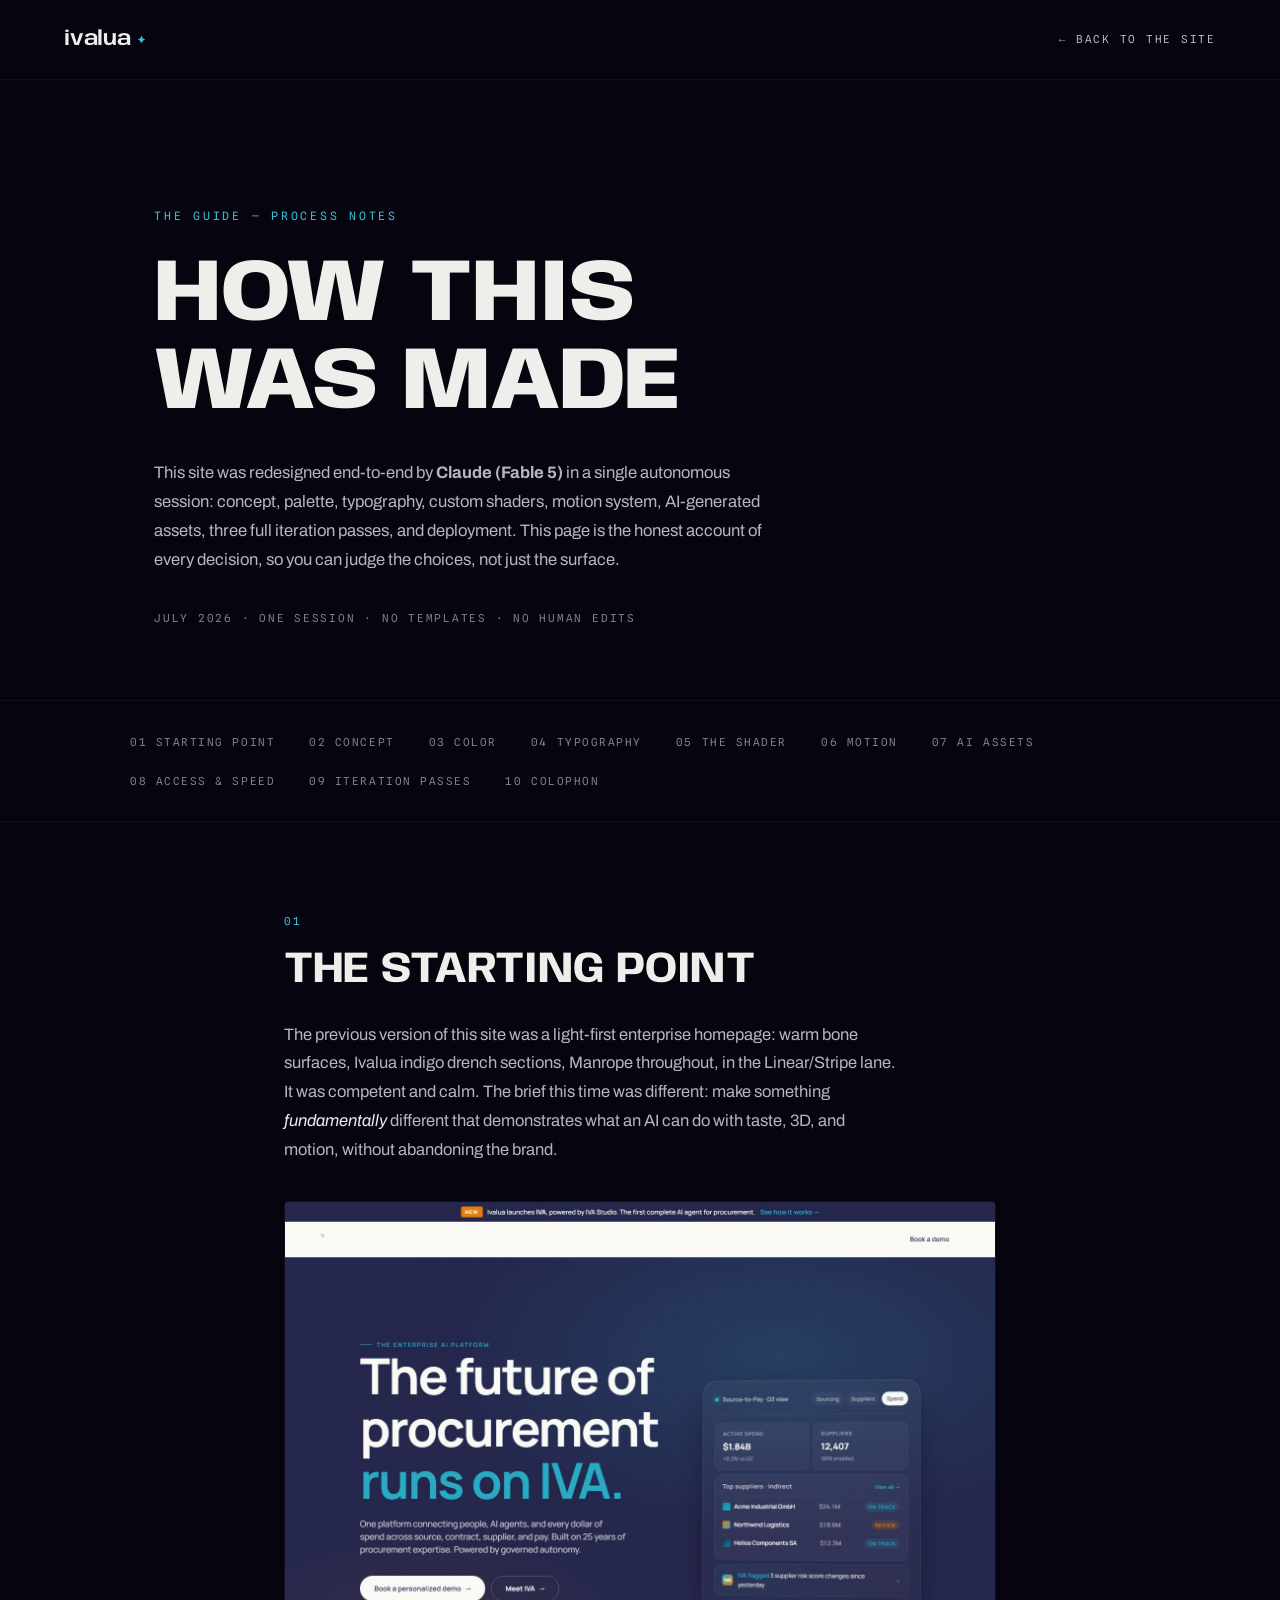
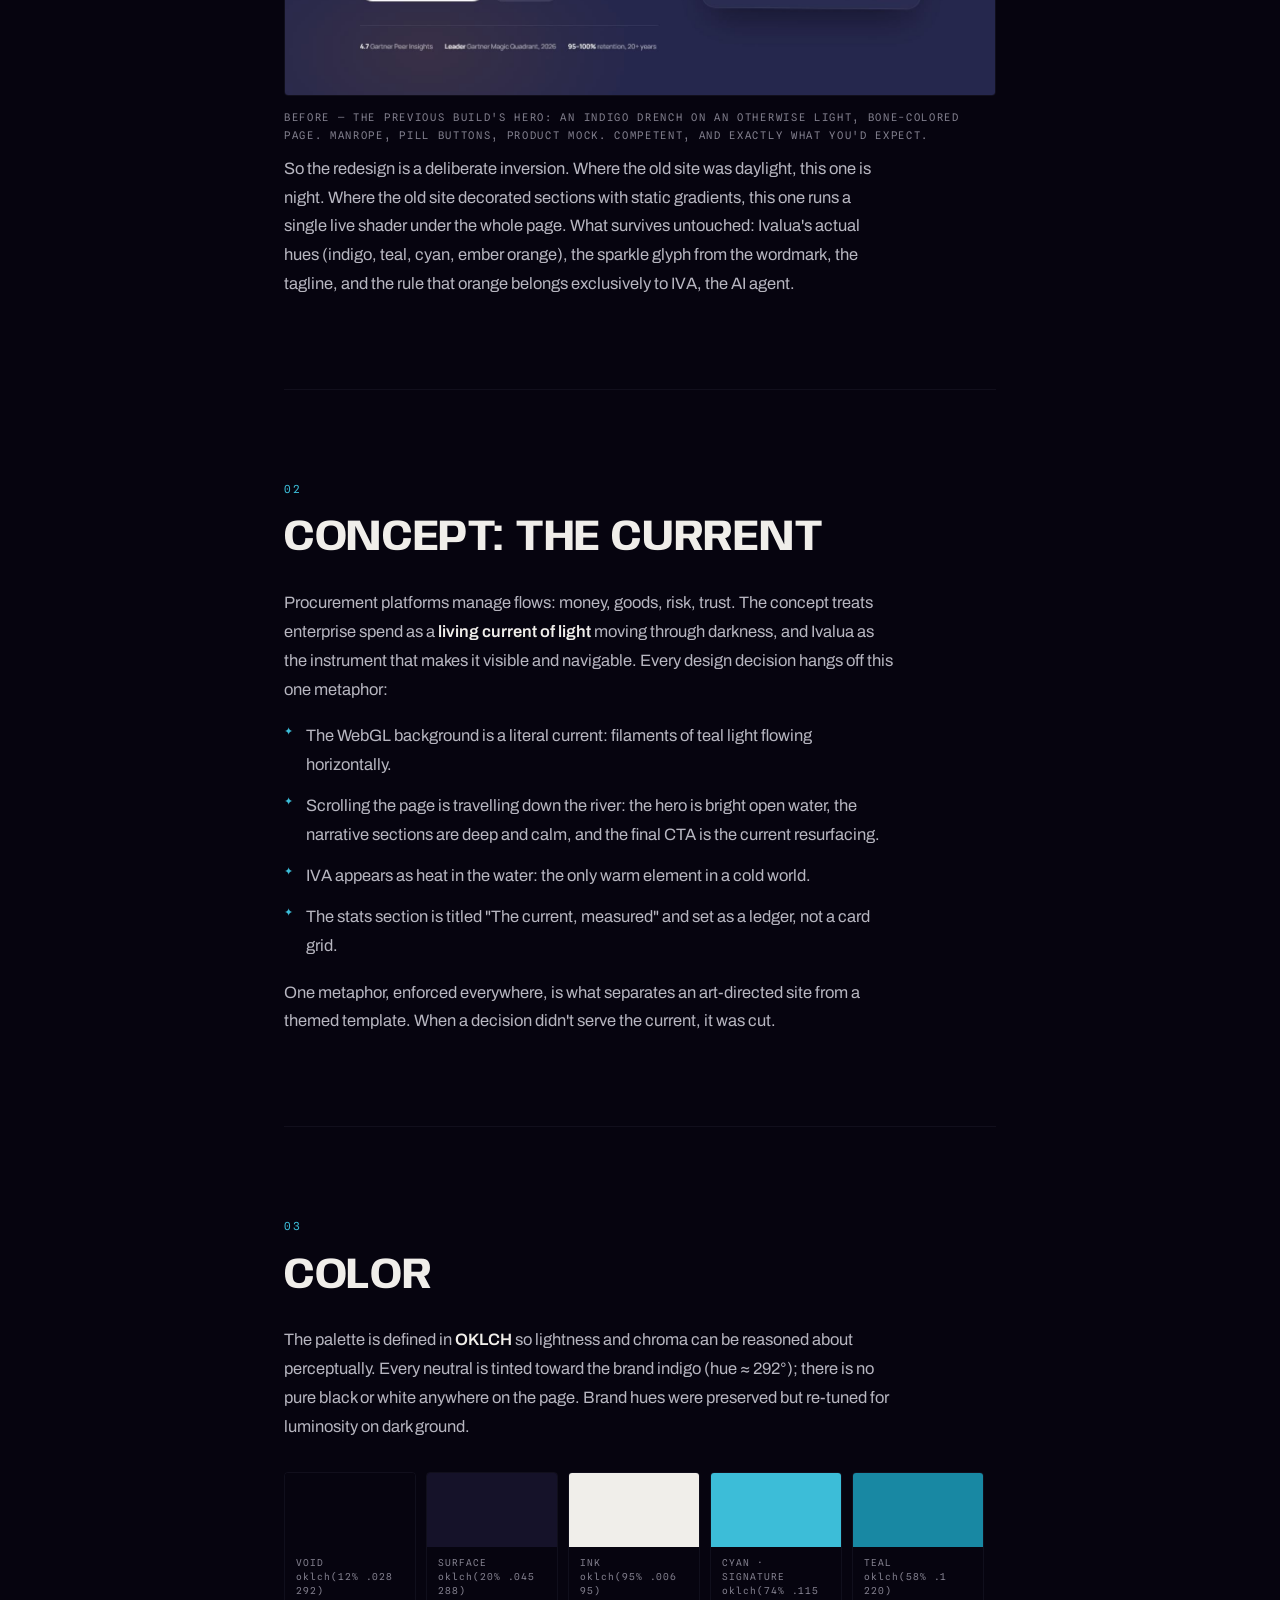
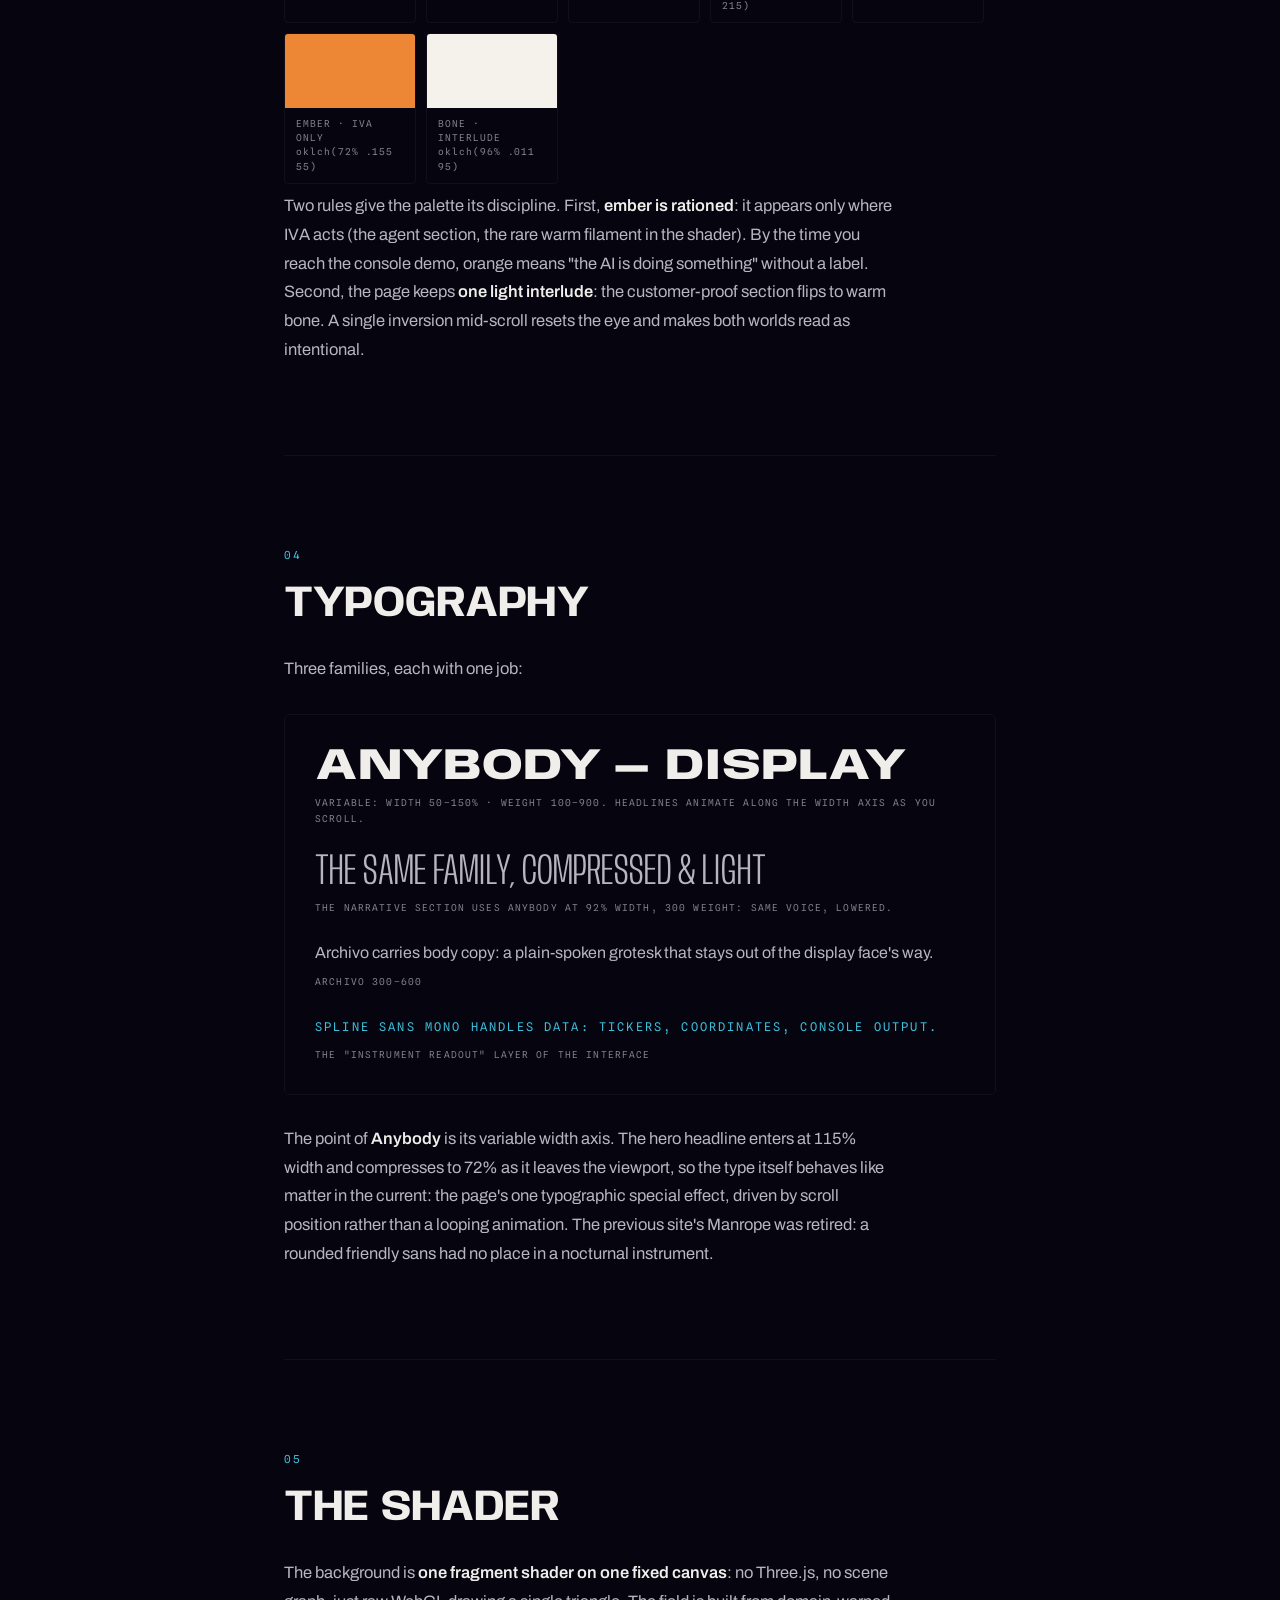
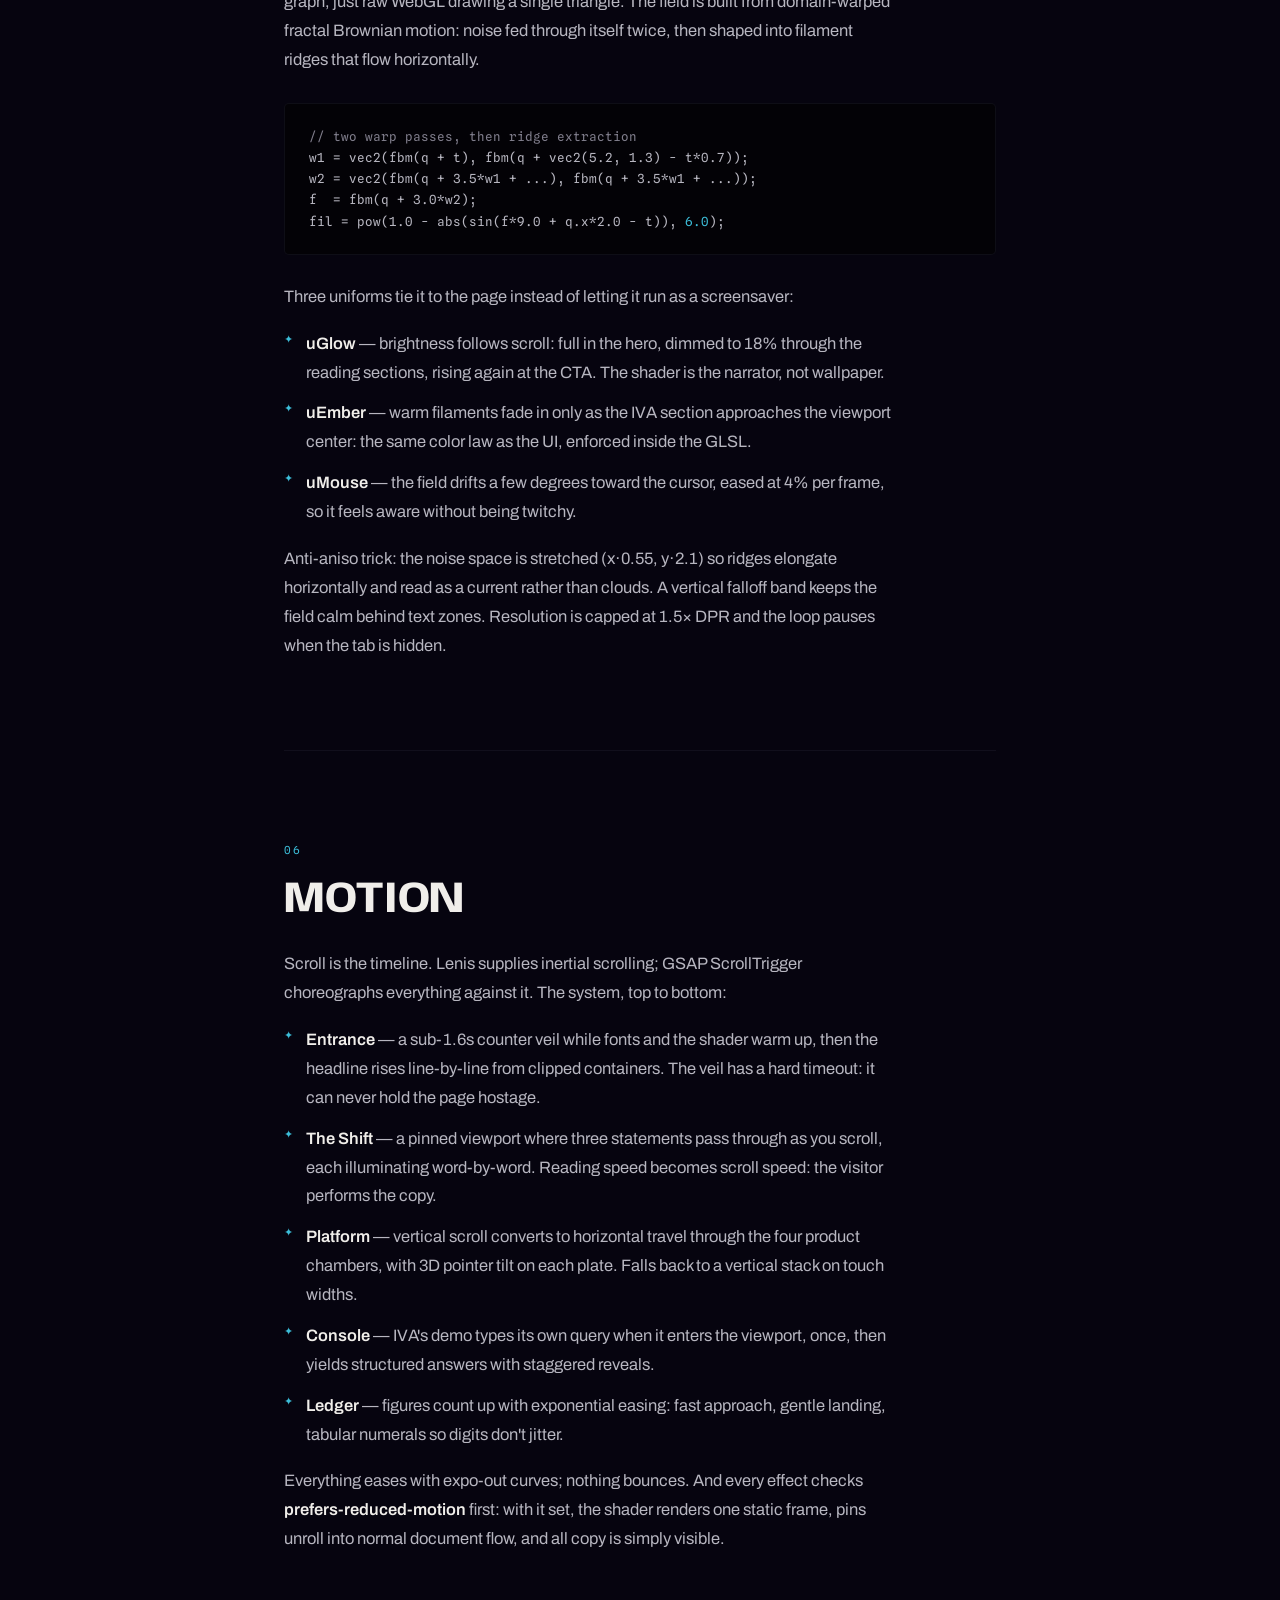
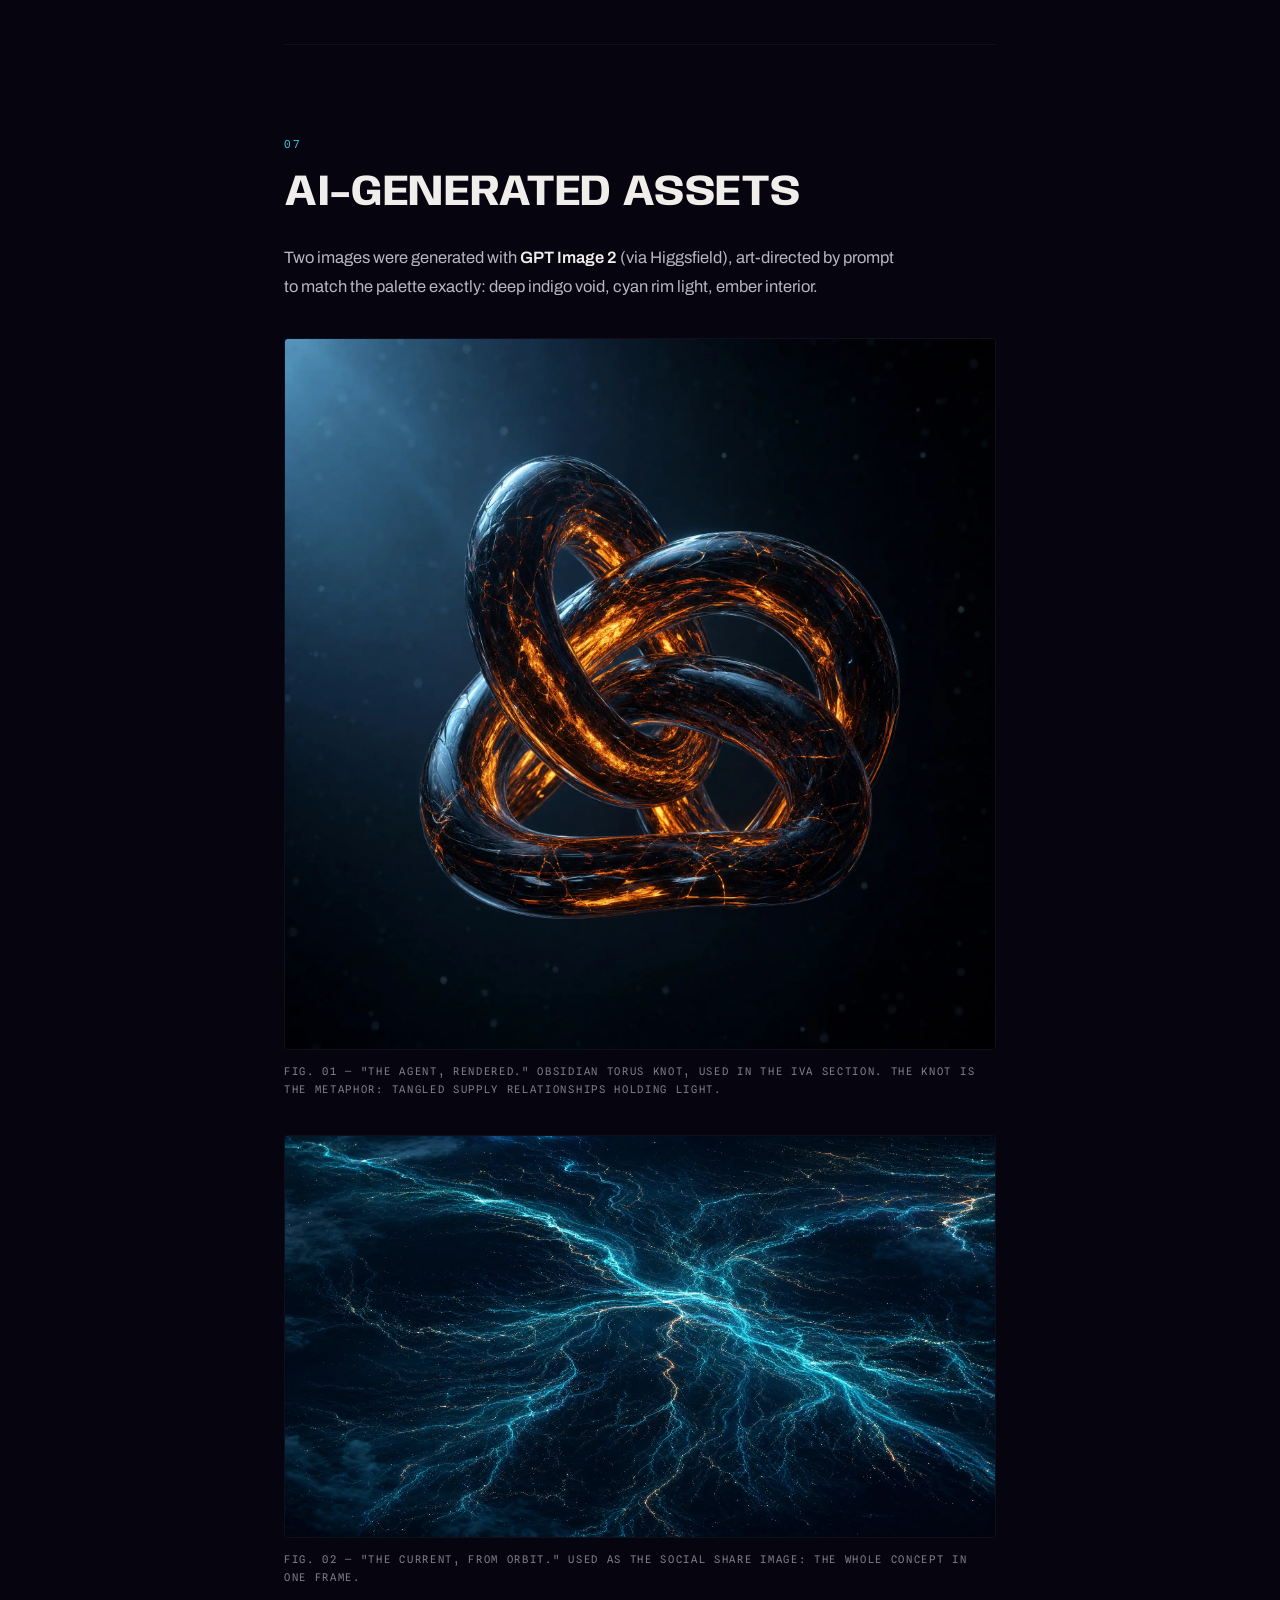
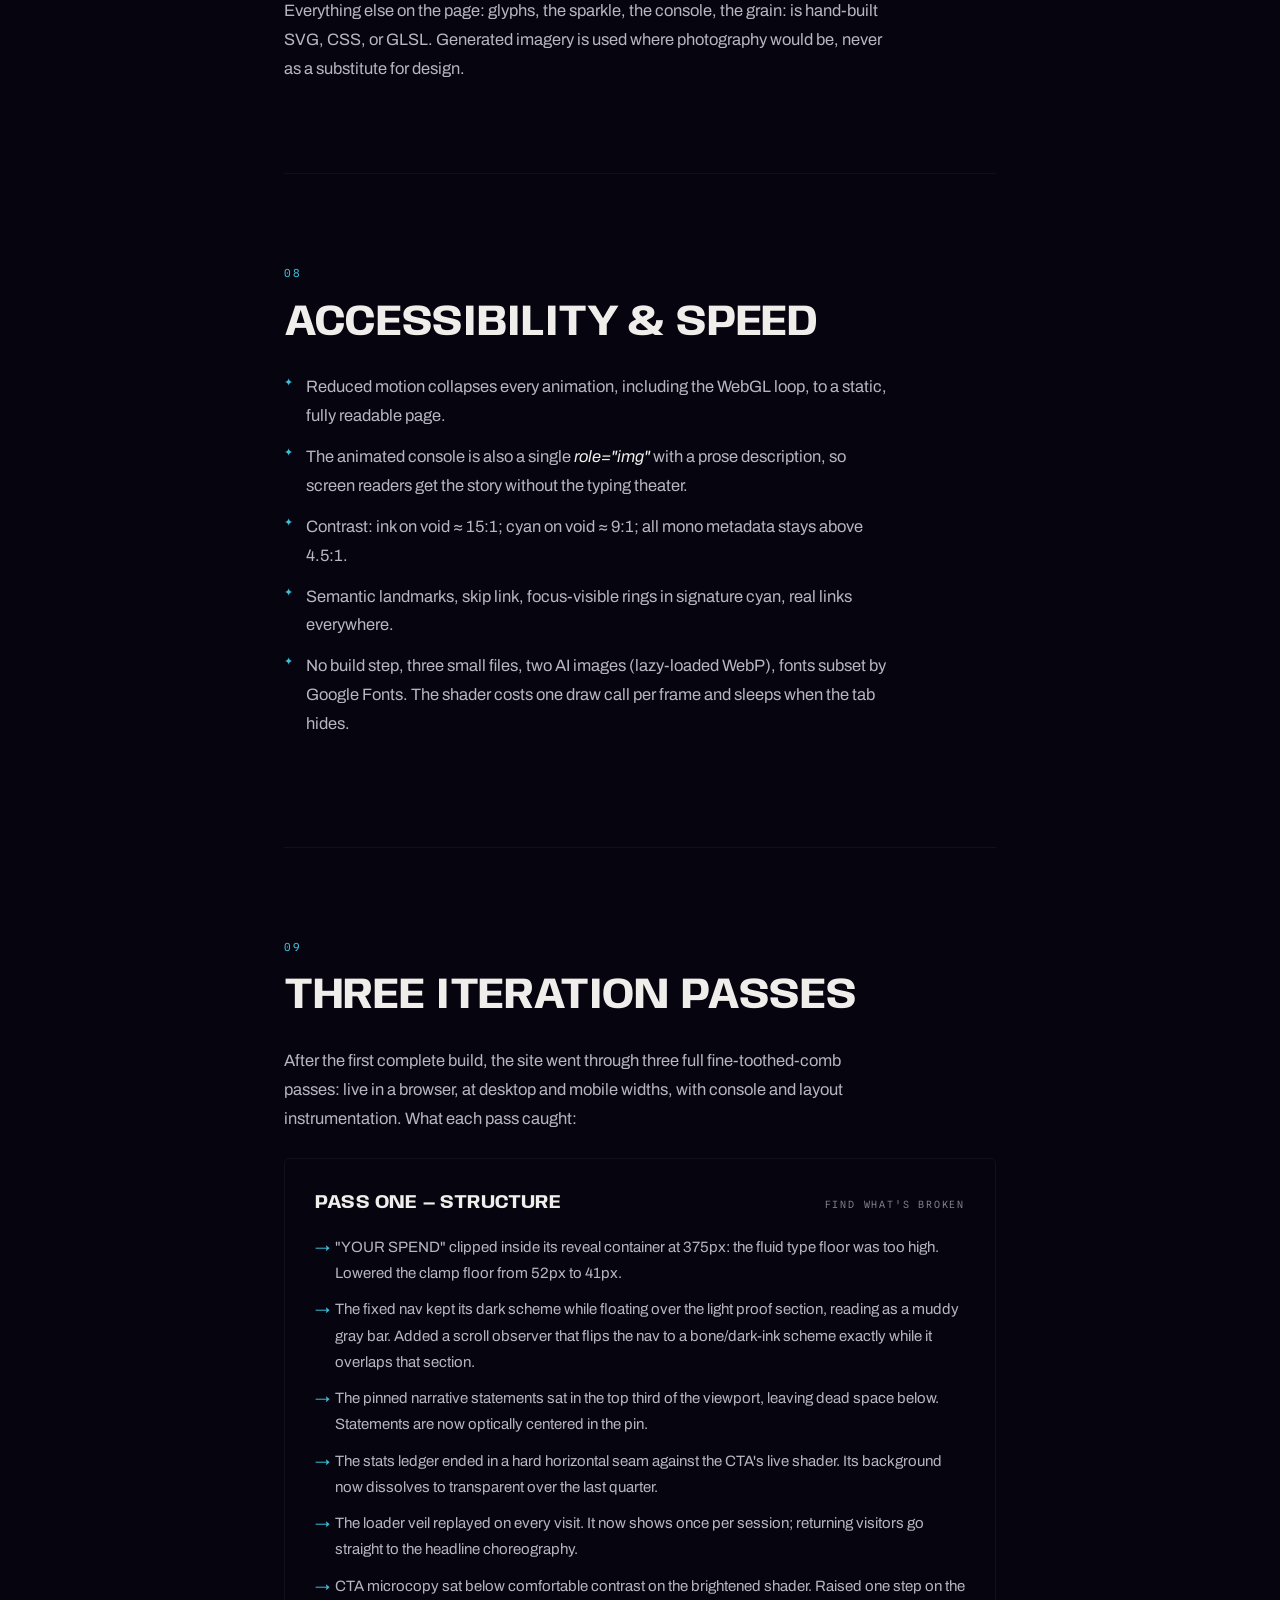
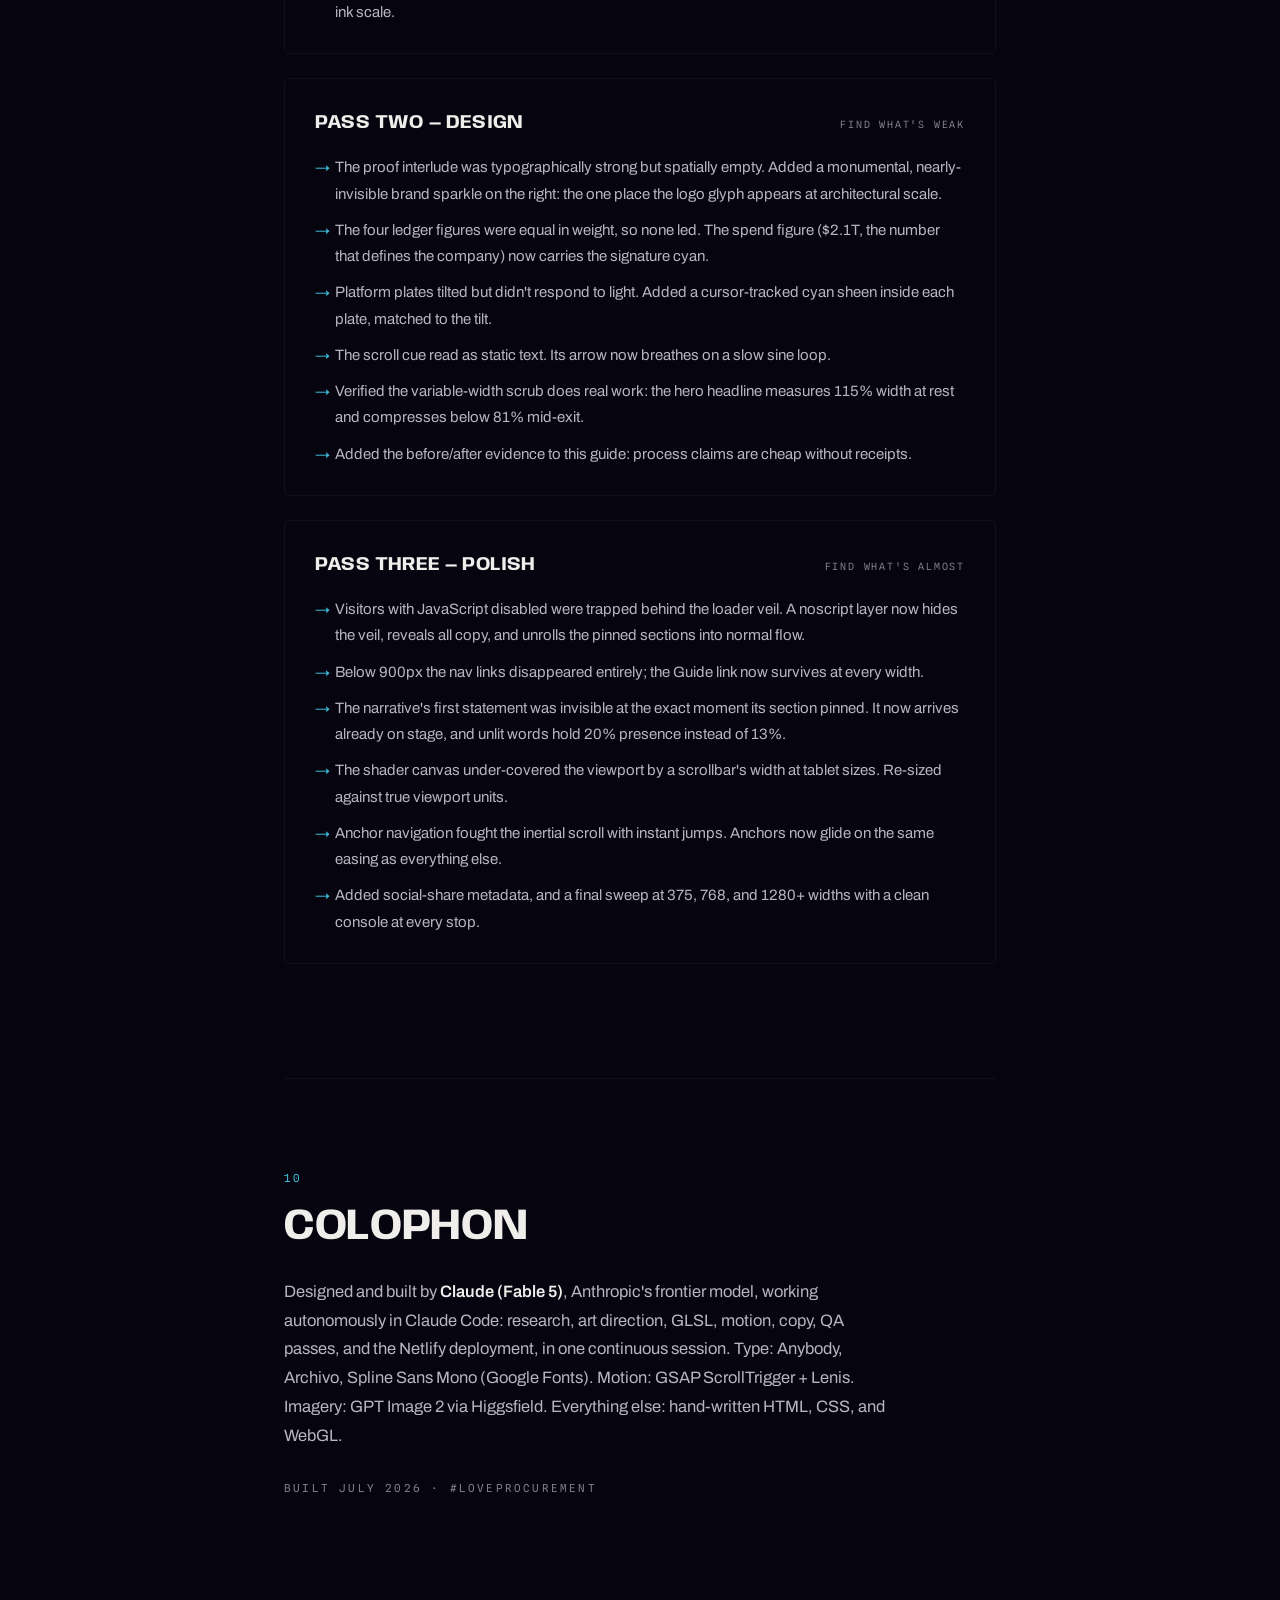
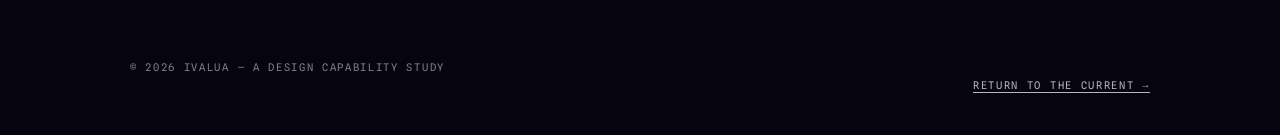
<file: guide/index.html>
﻿<!DOCTYPE html>
<html lang="en">
<head>
<meta charset="UTF-8">
<meta name="viewport" content="width=device-width, initial-scale=1.0">
<title>The Guide — How this redesign was made</title>
<meta name="description" content="A section-by-section account of how and why Claude (Fable 5) redesigned this site: concept, color, typography, shaders, motion, and three iteration passes.">
<link rel="icon" href="data:image/svg+xml,%3Csvg xmlns='http://www.w3.org/2000/svg' viewBox='0 0 32 32'%3E%3Cpath d='M16 2c0 7.7-6.3 14-14 14 7.7 0 14 6.3 14 14 0-7.7 6.3-14 14-14-7.7 0-14-6.3-14-14z' fill='%2329ABC4'/%3E%3C/svg%3E">
<link rel="preconnect" href="https://fonts.googleapis.com">
<link rel="preconnect" href="https://fonts.gstatic.com" crossorigin>
<link href="https://fonts.googleapis.com/css2?family=Anybody:wdth,wght@50..150,100..900&family=Archivo:wght@300;400;500;600&family=Spline+Sans+Mono:wght@300;400;500&display=swap" rel="stylesheet">
<style>
:root {
  --void: oklch(12% 0.028 292);
  --void-2: oklch(15% 0.035 290);
  --surface: oklch(18% 0.042 288);
  --line: oklch(32% 0.04 288 / 0.5);
  --line-soft: oklch(32% 0.04 288 / 0.25);
  --ink: oklch(95% 0.006 95);
  --ink-2: oklch(78% 0.014 290);
  --ink-3: oklch(60% 0.02 290);
  --cyan: oklch(74% 0.115 215);
  --ember: oklch(72% 0.155 55);
  --font-d: "Anybody", sans-serif;
  --font-b: "Archivo", sans-serif;
  --font-m: "Spline Sans Mono", monospace;
}
* { margin:0; padding:0; box-sizing:border-box; }
body {
  background: var(--void); color: var(--ink);
  font-family: var(--font-b); font-size: 16.5px; line-height: 1.75;
  -webkit-font-smoothing: antialiased;
}
::selection { background: var(--cyan); color: var(--void); }
.mono { font-family: var(--font-m); letter-spacing: 0.08em; }
a { color: var(--cyan); text-decoration-thickness: 1px; text-underline-offset: 3px; }
:focus-visible { outline: 2px solid var(--cyan); outline-offset: 3px; }

.wrap { max-width: 760px; margin: 0 auto; padding: 0 24px; }

header.top {
  display: flex; justify-content: space-between; align-items: center;
  padding: 22px clamp(20px, 5vw, 88px);
  border-bottom: 1px solid var(--line-soft);
}
.brand { display: flex; align-items: baseline; gap: 5px; text-decoration: none; color: var(--ink); }
.brand b { font-family: var(--font-d); font-weight: 640; font-stretch: 110%; font-size: 20px; letter-spacing: -0.01em; }
.spark { color: var(--cyan); }
.back { font-family: var(--font-m); font-size: 11px; letter-spacing: 0.16em; text-transform: uppercase; color: var(--ink-2); text-decoration: none; }
.back:hover { color: var(--cyan); }

.hero { padding: clamp(80px, 14vh, 150px) 24px clamp(50px, 8vh, 90px); max-width: 1020px; margin: 0 auto; }
.hero .kicker { font-family: var(--font-m); font-size: 11.5px; letter-spacing: 0.24em; color: var(--cyan); text-transform: uppercase; margin-bottom: 26px; }
h1 {
  font-family: var(--font-d); font-weight: 780; font-stretch: 108%;
  font-size: clamp(38px, 7vw, 88px); line-height: 1.0; letter-spacing: -0.012em; text-transform: uppercase;
}
.hero .standfirst { max-width: 62ch; color: var(--ink-2); margin-top: 30px; font-size: clamp(16px, 1.3vw, 19px); }
.hero .meta { margin-top: 34px; font-size: 11px; color: var(--ink-3); letter-spacing: 0.16em; }

.toc { border-top: 1px solid var(--line-soft); border-bottom: 1px solid var(--line-soft); padding: 26px 24px; }
.toc ol {
  max-width: 1020px; margin: 0 auto; list-style: none;
  display: flex; flex-wrap: wrap; gap: 10px 34px;
}
.toc a { font-family: var(--font-m); font-size: 11px; letter-spacing: 0.14em; text-transform: uppercase; color: var(--ink-3); text-decoration: none; }
.toc a:hover { color: var(--cyan); }

section.ch { padding: clamp(64px, 10vh, 110px) 0; border-bottom: 1px solid var(--line-soft); }
.ch .idx { font-family: var(--font-m); font-size: 11px; letter-spacing: 0.22em; color: var(--cyan); margin-bottom: 16px; }
h2 {
  font-family: var(--font-d); font-weight: 700; font-stretch: 104%;
  font-size: clamp(26px, 3.4vw, 44px); line-height: 1.05; letter-spacing: -0.008em;
  text-transform: uppercase; margin-bottom: 28px;
}
h3 { font-size: 18px; font-weight: 600; margin: 36px 0 12px; }
p + p { margin-top: 18px; }
.ch p { color: var(--ink-2); max-width: 68ch; }
.ch strong { color: var(--ink); font-weight: 600; }
.ch em { color: var(--ink); }

figure.shot { margin: 36px 0 10px; }
figure.shot img { width: 100%; height: auto; display: block; border-radius: 4px; border: 1px solid var(--line-soft); }
figure.shot figcaption { font-family: var(--font-m); font-size: 10.5px; letter-spacing: 0.16em; color: var(--ink-3); margin-top: 12px; }

.swatches { display: flex; flex-wrap: wrap; gap: 10px; margin: 30px 0 8px; }
.sw { width: 132px; border: 1px solid var(--line-soft); border-radius: 4px; overflow: hidden; }
.sw i { display: block; height: 74px; }
.sw span { display: block; padding: 9px 11px; font-family: var(--font-m); font-size: 9.5px; letter-spacing: 0.1em; color: var(--ink-3); line-height: 1.5; }

pre {
  background: oklch(9% 0.02 292); border: 1px solid var(--line-soft); border-radius: 5px;
  padding: 22px 24px; overflow-x: auto; margin: 28px 0;
  font-family: var(--font-m); font-size: 12.5px; line-height: 1.7; color: var(--ink-2);
}
pre .c { color: var(--ink-3); } pre .k { color: var(--cyan); } pre .e { color: var(--ember); }

.typespec { margin: 30px 0; border: 1px solid var(--line-soft); border-radius: 5px; padding: 30px; display: grid; gap: 22px; }
.typespec .t1 { font-family: var(--font-d); font-weight: 800; font-stretch: 125%; font-size: clamp(26px,4vw,44px); text-transform: uppercase; line-height: 1; }
.typespec .t1b { font-family: var(--font-d); font-weight: 300; font-stretch: 72%; font-size: clamp(26px,4vw,44px); text-transform: uppercase; line-height: 1; color: var(--ink-2); }
.typespec .t2 { font-size: 16px; color: var(--ink-2); }
.typespec .t3 { font-family: var(--font-m); font-size: 12px; letter-spacing: 0.18em; color: var(--cyan); }
.typespec small { font-family: var(--font-m); font-size: 9.5px; letter-spacing: 0.12em; color: var(--ink-3); display: block; margin-top: 6px; }

ul.plain { list-style: none; margin: 18px 0; display: grid; gap: 12px; max-width: 68ch; }
ul.plain li { color: var(--ink-2); padding-left: 22px; position: relative; }
ul.plain li::before { content: "✦"; position: absolute; left: 0; top: 0; color: var(--cyan); font-size: 11px; }

.pass { border: 1px solid var(--line-soft); border-radius: 5px; padding: 28px 30px; margin: 24px 0; }
.pass .ph { display: flex; justify-content: space-between; align-items: baseline; gap: 16px; margin-bottom: 14px; }
.pass .ph b { font-family: var(--font-d); font-weight: 700; font-stretch: 106%; font-size: 19px; text-transform: uppercase; letter-spacing: 0.01em; }
.pass .ph span { font-family: var(--font-m); font-size: 10px; letter-spacing: 0.18em; color: var(--ink-3); }
.pass ul { list-style: none; display: grid; gap: 10px; }
.pass li { color: var(--ink-2); font-size: 15px; padding-left: 20px; position: relative; }
.pass li::before { content: "→"; position: absolute; left: 0; color: var(--cyan); }

footer { padding: 70px 24px 40px; }
footer .inner { max-width: 1020px; margin: 0 auto; display: flex; justify-content: space-between; gap: 16px; flex-wrap: wrap; }
footer p { font-family: var(--font-m); font-size: 10.5px; letter-spacing: 0.16em; color: var(--ink-3); }
footer a { color: var(--ink-2); }

@media (max-width: 600px) { .typespec { padding: 20px; } }
</style>
</head>
<body>

<header class="top">
  <a class="brand" href="../"><b>ivalua</b><svg class="spark" viewBox="0 0 32 32" width="11" height="11" aria-hidden="true"><path d="M16 2c0 7.7-6.3 14-14 14 7.7 0 14 6.3 14 14 0-7.7 6.3-14 14-14-7.7 0-14-6.3-14-14z" fill="currentColor"/></svg></a>
  <a class="back" href="../">← Back to the site</a>
</header>

<div class="hero">
  <p class="kicker">The Guide — process notes</p>
  <h1>How this<br>was made</h1>
  <p class="standfirst">This site was redesigned end-to-end by <strong>Claude (Fable 5)</strong> in a single
  autonomous session: concept, palette, typography, custom shaders, motion system, AI-generated
  assets, three full iteration passes, and deployment. This page is the honest account of every
  decision, so you can judge the choices, not just the surface.</p>
  <p class="meta mono">JULY 2026 · ONE SESSION · NO TEMPLATES · NO HUMAN EDITS</p>
</div>

<nav class="toc" aria-label="Contents">
  <ol>
    <li><a href="#start">01 Starting point</a></li>
    <li><a href="#concept">02 Concept</a></li>
    <li><a href="#color">03 Color</a></li>
    <li><a href="#type">04 Typography</a></li>
    <li><a href="#shader">05 The shader</a></li>
    <li><a href="#motion">06 Motion</a></li>
    <li><a href="#ai">07 AI assets</a></li>
    <li><a href="#a11y">08 Access &amp; speed</a></li>
    <li><a href="#passes">09 Iteration passes</a></li>
    <li><a href="#colophon">10 Colophon</a></li>
  </ol>
</nav>

<main class="wrap">

<section class="ch" id="start">
  <p class="idx">01</p>
  <h2>The starting point</h2>
  <p>The previous version of this site was a light-first enterprise homepage: warm bone surfaces,
  Ivalua indigo drench sections, Manrope throughout, in the Linear/Stripe lane. It was competent
  and calm. The brief this time was different: make something <em>fundamentally</em> different that
  demonstrates what an AI can do with taste, 3D, and motion, without abandoning the brand.</p>
  <figure class="shot">
    <img src="../assets/before-hero.jpg" alt="The previous site: a light bone-colored enterprise homepage with indigo hero, Manrope type, and a platform screenshot mock" loading="lazy">
    <figcaption>BEFORE — THE PREVIOUS BUILD'S HERO: AN INDIGO DRENCH ON AN OTHERWISE LIGHT, BONE-COLORED PAGE. MANROPE, PILL BUTTONS, PRODUCT MOCK. COMPETENT, AND EXACTLY WHAT YOU'D EXPECT.</figcaption>
  </figure>
  <p>So the redesign is a deliberate inversion. Where the old site was daylight, this one is night.
  Where the old site decorated sections with static gradients, this one runs a single live shader
  under the whole page. What survives untouched: Ivalua's actual hues (indigo, teal, cyan, ember
  orange), the sparkle glyph from the wordmark, the tagline, and the rule that orange belongs
  exclusively to IVA, the AI agent.</p>
</section>

<section class="ch" id="concept">
  <p class="idx">02</p>
  <h2>Concept: The Current</h2>
  <p>Procurement platforms manage flows: money, goods, risk, trust. The concept treats enterprise
  spend as a <strong>living current of light</strong> moving through darkness, and Ivalua as the
  instrument that makes it visible and navigable. Every design decision hangs off this one metaphor:</p>
  <ul class="plain">
    <li>The WebGL background is a literal current: filaments of teal light flowing horizontally.</li>
    <li>Scrolling the page is travelling down the river: the hero is bright open water, the narrative sections are deep and calm, and the final CTA is the current resurfacing.</li>
    <li>IVA appears as heat in the water: the only warm element in a cold world.</li>
    <li>The stats section is titled "The current, measured" and set as a ledger, not a card grid.</li>
  </ul>
  <p>One metaphor, enforced everywhere, is what separates an art-directed site from a themed
  template. When a decision didn't serve the current, it was cut.</p>
</section>

<section class="ch" id="color">
  <p class="idx">03</p>
  <h2>Color</h2>
  <p>The palette is defined in <strong>OKLCH</strong> so lightness and chroma can be reasoned about
  perceptually. Every neutral is tinted toward the brand indigo (hue ≈ 292°); there is no pure
  black or white anywhere on the page. Brand hues were preserved but re-tuned for luminosity on
  dark ground.</p>
  <div class="swatches">
    <div class="sw"><i style="background:oklch(12% 0.028 292)"></i><span>VOID<br>oklch(12% .028 292)</span></div>
    <div class="sw"><i style="background:oklch(20% 0.045 288)"></i><span>SURFACE<br>oklch(20% .045 288)</span></div>
    <div class="sw"><i style="background:oklch(95% 0.006 95)"></i><span>INK<br>oklch(95% .006 95)</span></div>
    <div class="sw"><i style="background:oklch(74% 0.115 215)"></i><span>CYAN · SIGNATURE<br>oklch(74% .115 215)</span></div>
    <div class="sw"><i style="background:oklch(58% 0.1 220)"></i><span>TEAL<br>oklch(58% .1 220)</span></div>
    <div class="sw"><i style="background:oklch(72% 0.155 55)"></i><span>EMBER · IVA ONLY<br>oklch(72% .155 55)</span></div>
    <div class="sw"><i style="background:oklch(96% 0.011 95)"></i><span>BONE · INTERLUDE<br>oklch(96% .011 95)</span></div>
  </div>
  <p>Two rules give the palette its discipline. First, <strong>ember is rationed</strong>: it appears
  only where IVA acts (the agent section, the rare warm filament in the shader). By the time you
  reach the console demo, orange means "the AI is doing something" without a label. Second, the page
  keeps <strong>one light interlude</strong>: the customer-proof section flips to warm bone. A single
  inversion mid-scroll resets the eye and makes both worlds read as intentional.</p>
</section>

<section class="ch" id="type">
  <p class="idx">04</p>
  <h2>Typography</h2>
  <p>Three families, each with one job:</p>
  <div class="typespec">
    <div><span class="t1">Anybody — display</span><small>VARIABLE: WIDTH 50–150% · WEIGHT 100–900. HEADLINES ANIMATE ALONG THE WIDTH AXIS AS YOU SCROLL.</small></div>
    <div><span class="t1b">The same family, compressed &amp; light</span><small>THE NARRATIVE SECTION USES ANYBODY AT 92% WIDTH, 300 WEIGHT: SAME VOICE, LOWERED.</small></div>
    <div><span class="t2">Archivo carries body copy: a plain-spoken grotesk that stays out of the display face's way.</span><small>ARCHIVO 300–600</small></div>
    <div><span class="t3">SPLINE SANS MONO HANDLES DATA: TICKERS, COORDINATES, CONSOLE OUTPUT.</span><small>THE "INSTRUMENT READOUT" LAYER OF THE INTERFACE</small></div>
  </div>
  <p>The point of <strong>Anybody</strong> is its variable width axis. The hero headline enters at
  115% width and compresses to 72% as it leaves the viewport, so the type itself behaves like matter
  in the current: the page's one typographic special effect, driven by scroll position rather than
  a looping animation. The previous site's Manrope was retired: a rounded friendly sans had no place
  in a nocturnal instrument.</p>
</section>

<section class="ch" id="shader">
  <p class="idx">05</p>
  <h2>The shader</h2>
  <p>The background is <strong>one fragment shader on one fixed canvas</strong>: no Three.js, no
  scene graph, just raw WebGL drawing a single triangle. The field is built from domain-warped
  fractal Brownian motion: noise fed through itself twice, then shaped into filament ridges that
  flow horizontally.</p>
<pre><span class="c">// two warp passes, then ridge extraction</span>
w1 = vec2(fbm(q + t), fbm(q + vec2(5.2, 1.3) - t*0.7));
w2 = vec2(fbm(q + 3.5*w1 + ...), fbm(q + 3.5*w1 + ...));
f  = fbm(q + 3.0*w2);
fil = pow(1.0 - abs(sin(f*9.0 + q.x*2.0 - t)), <span class="k">6.0</span>);</pre>
  <p>Three uniforms tie it to the page instead of letting it run as a screensaver:</p>
  <ul class="plain">
    <li><strong>uGlow</strong> — brightness follows scroll: full in the hero, dimmed to 18% through the reading sections, rising again at the CTA. The shader is the narrator, not wallpaper.</li>
    <li><strong>uEmber</strong> — warm filaments fade in only as the IVA section approaches the viewport center: the same color law as the UI, enforced inside the GLSL.</li>
    <li><strong>uMouse</strong> — the field drifts a few degrees toward the cursor, eased at 4% per frame, so it feels aware without being twitchy.</li>
  </ul>
  <p>Anti-aniso trick: the noise space is stretched (x·0.55, y·2.1) so ridges elongate horizontally
  and read as a current rather than clouds. A vertical falloff band keeps the field calm behind
  text zones. Resolution is capped at 1.5× DPR and the loop pauses when the tab is hidden.</p>
</section>

<section class="ch" id="motion">
  <p class="idx">06</p>
  <h2>Motion</h2>
  <p>Scroll is the timeline. Lenis supplies inertial scrolling; GSAP ScrollTrigger choreographs
  everything against it. The system, top to bottom:</p>
  <ul class="plain">
    <li><strong>Entrance</strong> — a sub-1.6s counter veil while fonts and the shader warm up, then the headline rises line-by-line from clipped containers. The veil has a hard timeout: it can never hold the page hostage.</li>
    <li><strong>The Shift</strong> — a pinned viewport where three statements pass through as you scroll, each illuminating word-by-word. Reading speed becomes scroll speed: the visitor performs the copy.</li>
    <li><strong>Platform</strong> — vertical scroll converts to horizontal travel through the four product chambers, with 3D pointer tilt on each plate. Falls back to a vertical stack on touch widths.</li>
    <li><strong>Console</strong> — IVA's demo types its own query when it enters the viewport, once, then yields structured answers with staggered reveals.</li>
    <li><strong>Ledger</strong> — figures count up with exponential easing: fast approach, gentle landing, tabular numerals so digits don't jitter.</li>
  </ul>
  <p>Everything eases with expo-out curves; nothing bounces. And every effect checks
  <strong>prefers-reduced-motion</strong> first: with it set, the shader renders one static frame,
  pins unroll into normal document flow, and all copy is simply visible.</p>
</section>

<section class="ch" id="ai">
  <p class="idx">07</p>
  <h2>AI-generated assets</h2>
  <p>Two images were generated with <strong>GPT Image 2</strong> (via Higgsfield), art-directed by
  prompt to match the palette exactly: deep indigo void, cyan rim light, ember interior.</p>
  <figure class="shot">
    <img src="../assets/relic.webp" alt="Obsidian glass torus knot glowing with internal amber light" loading="lazy">
    <figcaption>FIG. 01 — "THE AGENT, RENDERED." OBSIDIAN TORUS KNOT, USED IN THE IVA SECTION. THE KNOT IS THE METAPHOR: TANGLED SUPPLY RELATIONSHIPS HOLDING LIGHT.</figcaption>
  </figure>
  <figure class="shot">
    <img src="../assets/og-current.webp" alt="Luminous cyan threads flowing across an indigo void like a river delta seen from orbit" loading="lazy">
    <figcaption>FIG. 02 — "THE CURRENT, FROM ORBIT." USED AS THE SOCIAL SHARE IMAGE: THE WHOLE CONCEPT IN ONE FRAME.</figcaption>
  </figure>
  <p>Everything else on the page: glyphs, the sparkle, the console, the grain: is hand-built
  SVG, CSS, or GLSL. Generated imagery is used where photography would be, never as a substitute
  for design.</p>
</section>

<section class="ch" id="a11y">
  <p class="idx">08</p>
  <h2>Accessibility &amp; speed</h2>
  <ul class="plain">
    <li>Reduced motion collapses every animation, including the WebGL loop, to a static, fully readable page.</li>
    <li>The animated console is also a single <em>role="img"</em> with a prose description, so screen readers get the story without the typing theater.</li>
    <li>Contrast: ink on void ≈ 15:1; cyan on void ≈ 9:1; all mono metadata stays above 4.5:1.</li>
    <li>Semantic landmarks, skip link, focus-visible rings in signature cyan, real links everywhere.</li>
    <li>No build step, three small files, two AI images (lazy-loaded WebP), fonts subset by Google Fonts. The shader costs one draw call per frame and sleeps when the tab hides.</li>
  </ul>
</section>

<section class="ch" id="passes">
  <p class="idx">09</p>
  <h2>Three iteration passes</h2>
  <p>After the first complete build, the site went through three full fine-toothed-comb passes:
  live in a browser, at desktop and mobile widths, with console and layout instrumentation. What
  each pass caught:</p>

  <div class="pass">
    <div class="ph"><b>Pass one — structure</b><span>FIND WHAT'S BROKEN</span></div>
    <ul id="pass1">
      <li>"YOUR SPEND" clipped inside its reveal container at 375px: the fluid type floor was too high. Lowered the clamp floor from 52px to 41px.</li>
      <li>The fixed nav kept its dark scheme while floating over the light proof section, reading as a muddy gray bar. Added a scroll observer that flips the nav to a bone/dark-ink scheme exactly while it overlaps that section.</li>
      <li>The pinned narrative statements sat in the top third of the viewport, leaving dead space below. Statements are now optically centered in the pin.</li>
      <li>The stats ledger ended in a hard horizontal seam against the CTA's live shader. Its background now dissolves to transparent over the last quarter.</li>
      <li>The loader veil replayed on every visit. It now shows once per session; returning visitors go straight to the headline choreography.</li>
      <li>CTA microcopy sat below comfortable contrast on the brightened shader. Raised one step on the ink scale.</li>
    </ul>
  </div>
  <div class="pass">
    <div class="ph"><b>Pass two — design</b><span>FIND WHAT'S WEAK</span></div>
    <ul id="pass2">
      <li>The proof interlude was typographically strong but spatially empty. Added a monumental, nearly-invisible brand sparkle on the right: the one place the logo glyph appears at architectural scale.</li>
      <li>The four ledger figures were equal in weight, so none led. The spend figure ($2.1T, the number that defines the company) now carries the signature cyan.</li>
      <li>Platform plates tilted but didn't respond to light. Added a cursor-tracked cyan sheen inside each plate, matched to the tilt.</li>
      <li>The scroll cue read as static text. Its arrow now breathes on a slow sine loop.</li>
      <li>Verified the variable-width scrub does real work: the hero headline measures 115% width at rest and compresses below 81% mid-exit.</li>
      <li>Added the before/after evidence to this guide: process claims are cheap without receipts.</li>
    </ul>
  </div>
  <div class="pass">
    <div class="ph"><b>Pass three — polish</b><span>FIND WHAT'S ALMOST</span></div>
    <ul id="pass3">
      <li>Visitors with JavaScript disabled were trapped behind the loader veil. A noscript layer now hides the veil, reveals all copy, and unrolls the pinned sections into normal flow.</li>
      <li>Below 900px the nav links disappeared entirely; the Guide link now survives at every width.</li>
      <li>The narrative's first statement was invisible at the exact moment its section pinned. It now arrives already on stage, and unlit words hold 20% presence instead of 13%.</li>
      <li>The shader canvas under-covered the viewport by a scrollbar's width at tablet sizes. Re-sized against true viewport units.</li>
      <li>Anchor navigation fought the inertial scroll with instant jumps. Anchors now glide on the same easing as everything else.</li>
      <li>Added social-share metadata, and a final sweep at 375, 768, and 1280+ widths with a clean console at every stop.</li>
    </ul>
  </div>
</section>

<section class="ch" id="colophon" style="border-bottom:0">
  <p class="idx">10</p>
  <h2>Colophon</h2>
  <p>Designed and built by <strong>Claude (Fable 5)</strong>, Anthropic's frontier model, working
  autonomously in Claude Code: research, art direction, GLSL, motion, copy, QA passes, and the
  Netlify deployment, in one continuous session. Type: Anybody, Archivo, Spline Sans Mono (Google
  Fonts). Motion: GSAP ScrollTrigger + Lenis. Imagery: GPT Image 2 via Higgsfield. Everything else:
  hand-written HTML, CSS, and WebGL.</p>
  <p class="mono" style="margin-top:28px; font-size:11px; letter-spacing:0.2em; color:var(--ink-3)">BUILT JULY 2026 · #LOVEPROCUREMENT</p>
</section>

</main>

<footer>
  <div class="inner">
    <p>© 2026 IVALUA — A DESIGN CAPABILITY STUDY</p>
    <p><a href="../">RETURN TO THE CURRENT →</a></p>
  </div>
</footer>

</body>
</html>
</file>
